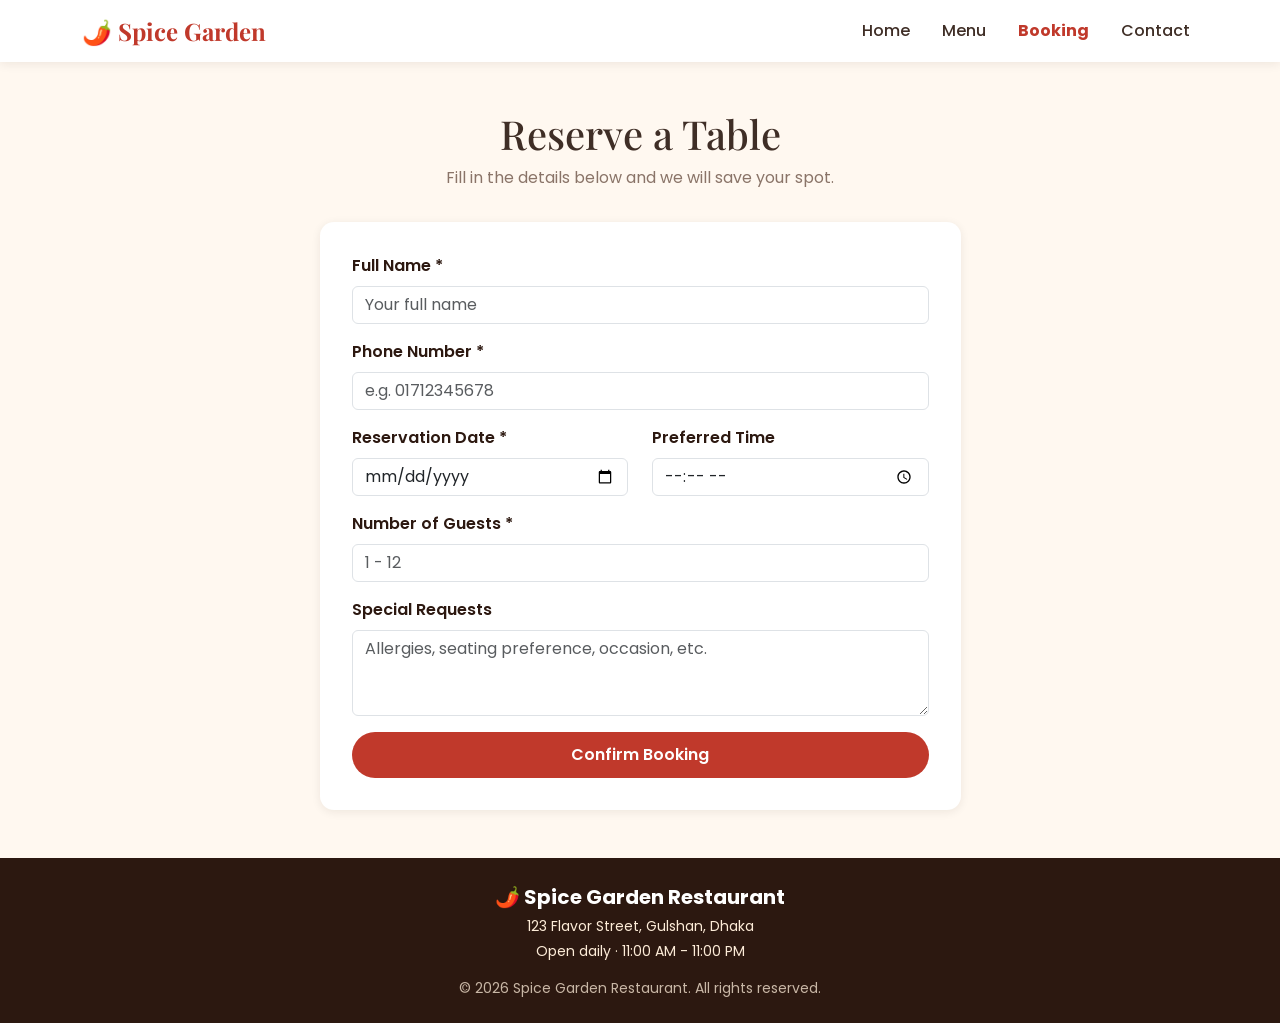
<file: booking.html>
<!DOCTYPE html>
<html lang="en">
<head>
<meta charset="UTF-8">
<meta name="viewport" content="width=device-width, initial-scale=1.0">
<title>Spice Garden Restaurant | Booking</title>
<link rel="preconnect" href="https://fonts.googleapis.com">
<link href="https://fonts.googleapis.com/css2?family=Poppins:wght@400;500;600;700;800&family=Playfair+Display:wght@600;700;800&display=swap" rel="stylesheet">
<link href="https://cdn.jsdelivr.net/npm/bootstrap@5.3.3/dist/css/bootstrap.min.css" rel="stylesheet">
<link href="css/style.css" rel="stylesheet">
</head>
<body>

<nav class="navbar navbar-expand-lg navbar-light bg-white sticky-top">
  <div class="container">
    <a class="navbar-brand" href="index.html">🌶️ Spice Garden</a>
    <button class="navbar-toggler" type="button" data-bs-toggle="collapse" data-bs-target="#navMenu">
      <span class="navbar-toggler-icon"></span>
    </button>
    <div class="collapse navbar-collapse" id="navMenu">
      <ul class="navbar-nav ms-auto gap-lg-3">
        <li class="nav-item"><a class="nav-link" href="index.html">Home</a></li>
        <li class="nav-item"><a class="nav-link" href="menu.html">Menu</a></li>
        <li class="nav-item"><a class="nav-link active" href="booking.html">Booking</a></li>
        <li class="nav-item"><a class="nav-link" href="contact.html">Contact</a></li>
      </ul>
    </div>
  </div>
</nav>

<div class="page-header">
  <h1>Reserve a Table</h1>
  <p>Fill in the details below and we will save your spot.</p>
</div>

<div class="container pb-5">
  <div class="row justify-content-center">
    <div class="col-lg-7">
      <div class="form-card">
        <form id="bookingForm" novalidate>

          <div class="mb-3">
            <label for="name" class="form-label">Full Name *</label>
            <input type="text" class="form-control" id="name" placeholder="Your full name">
            <div class="invalid-feedback" id="nameError"></div>
          </div>

          <div class="mb-3">
            <label for="phone" class="form-label">Phone Number *</label>
            <input type="tel" class="form-control" id="phone" placeholder="e.g. 01712345678" maxlength="11">
            <div class="invalid-feedback" id="phoneError"></div>
          </div>

          <div class="row">
            <div class="col-md-6 mb-3">
              <label for="date" class="form-label">Reservation Date *</label>
              <input type="date" class="form-control" id="date">
              <div class="invalid-feedback" id="dateError"></div>
            </div>
            <div class="col-md-6 mb-3">
              <label for="time" class="form-label">Preferred Time</label>
              <input type="time" class="form-control" id="time">
            </div>
          </div>

          <div class="mb-3">
            <label for="guests" class="form-label">Number of Guests *</label>
            <input type="number" class="form-control" id="guests" placeholder="1 - 12" min="1" max="12">
            <div class="invalid-feedback" id="guestsError"></div>
          </div>

          <div class="mb-3">
            <label for="notes" class="form-label">Special Requests</label>
            <textarea class="form-control" id="notes" rows="3" placeholder="Allergies, seating preference, occasion, etc."></textarea>
          </div>

          <button type="submit" class="btn btn-brand w-100">Confirm Booking</button>

          <div class="alert alert-success mt-3 d-none" id="successMessage" role="alert"></div>

        </form>
      </div>
    </div>
  </div>
</div>

<footer class="py-4">
  <div class="container text-center">
    <p class="fw-bold fs-5 text-white mb-1">🌶️ Spice Garden Restaurant</p>
    <p class="small mb-1">123 Flavor Street, Gulshan, Dhaka</p>
    <p class="small mb-3">Open daily · 11:00 AM - 11:00 PM</p>
    <p class="small opacity-75 mb-0">&copy; <span id="year"></span> Spice Garden Restaurant. All rights reserved.</p>
  </div>
</footer>

<script src="https://cdn.jsdelivr.net/npm/bootstrap@5.3.3/dist/js/bootstrap.bundle.min.js"></script>
<script src="js/booking.js"></script>
<script src="js/main.js"></script>
</body>
</html>
</file>
<file: css/style.css>
:root {
  --brand-primary: #c0392b;
  --brand-primary-dark: #922b21;
  --brand-accent: #e67e22;
  --brand-cream: #fff8f0;
  --brand-cream-dark: #fdecd8;
  --brand-dark: #2c1810;
}

body {
  font-family: 'Poppins', sans-serif;
  background-color: var(--brand-cream);
  color: #3f2e26;
}

h1, h2, h3, h4, .navbar-brand {
  font-family: 'Playfair Display', serif;
}

.navbar-brand {
  font-weight: 700;
  color: var(--brand-primary) !important;
  font-size: 1.5rem;
}

.navbar {
  box-shadow: 0 2px 10px rgba(44, 24, 16, 0.08);
}

.nav-link {
  font-weight: 500;
  color: #3f2e26 !important;
}

.nav-link.active {
  color: var(--brand-primary) !important;
  font-weight: 700;
}

.btn-brand {
  background-color: var(--brand-primary);
  color: #fff;
  border: none;
  font-weight: 600;
  border-radius: 50px;
  padding: 0.7rem 1.8rem;
  transition: all 0.2s ease;
}

.btn-brand:hover {
  background-color: var(--brand-primary-dark);
  color: #fff;
  transform: translateY(-2px);
}

.btn-outline-brand {
  border: 2px solid #fff;
  color: #fff;
  font-weight: 600;
  border-radius: 50px;
  padding: 0.65rem 1.8rem;
  transition: all 0.2s ease;
}

.btn-outline-brand:hover {
  background-color: #fff;
  color: var(--brand-primary);
  transform: translateY(-2px);
}

.hero-section {
  position: relative;
  background: linear-gradient(135deg, rgba(192,57,43,0.92) 0%, rgba(146,43,33,0.92) 100%), url('https://loremflickr.com/1600/700/restaurant,dining') center/cover no-repeat;
  color: #fff;
  padding: 6rem 1.5rem;
  text-align: center;
}

.hero-section h1 {
  font-weight: 800;
  font-size: 3rem;
}

.hero-eyebrow {
  text-transform: uppercase;
  letter-spacing: 0.15em;
  font-size: 0.85rem;
  opacity: 0.9;
}

.highlight-card {
  background-color: #fff;
  border-radius: 14px;
  padding: 2rem 1.5rem;
  text-align: center;
  box-shadow: 0 4px 14px rgba(44,24,16,0.08);
  transition: transform 0.2s ease;
  height: 100%;
}

.highlight-card:hover {
  transform: translateY(-6px);
}

.highlight-icon {
  font-size: 2.2rem;
  display: block;
  margin-bottom: 1rem;
}

.cta-banner {
  background-color: var(--brand-cream-dark);
  padding: 4rem 1.5rem;
  text-align: center;
}

.page-header {
  text-align: center;
  padding: 3rem 1.5rem 1rem;
}

.page-header p {
  color: #8a7468;
}

.filter-card {
  background-color: #fff;
  border-radius: 14px;
  padding: 1.5rem;
  box-shadow: 0 2px 10px rgba(44,24,16,0.08);
  margin-bottom: 2.5rem;
}

.filter-chip {
  border: 1px solid #e6d5c8;
  background-color: #fff;
  color: #3f2e26;
  font-size: 0.85rem;
  font-weight: 500;
  border-radius: 50px;
  padding: 0.4rem 1.1rem;
  margin: 0.2rem;
  transition: all 0.2s ease;
}

.filter-chip.active,
.filter-chip:hover {
  background-color: var(--brand-primary);
  border-color: var(--brand-primary);
  color: #fff;
}

.veg-toggle-btn {
  border: 1px solid #e6d5c8;
  background-color: #fff;
  color: #3f2e26;
  font-size: 0.85rem;
  font-weight: 500;
  border-radius: 8px;
  padding: 0.4rem 1.1rem;
  margin: 0.2rem;
}

.veg-toggle-btn.active {
  background-color: var(--brand-accent);
  border-color: var(--brand-accent);
  color: #fff;
}

.menu-card {
  background-color: #fff;
  border-radius: 14px;
  overflow: hidden;
  box-shadow: 0 2px 10px rgba(44,24,16,0.08);
  height: 100%;
  transition: transform 0.2s ease, box-shadow 0.2s ease;
  position: relative;
}

.menu-card:hover {
  transform: translateY(-5px);
  box-shadow: 0 10px 24px rgba(44,24,16,0.14);
}

.menu-card.unavailable img {
  filter: grayscale(60%);
  opacity: 0.7;
}

.menu-card img {
  height: 180px;
  object-fit: cover;
  width: 100%;
}

.unavailable-badge {
  position: absolute;
  top: 12px;
  right: 12px;
  background-color: #e74c3c;
  color: #fff;
  font-size: 0.65rem;
  font-weight: 700;
  text-transform: uppercase;
  letter-spacing: 0.05em;
  padding: 0.3rem 0.6rem;
  border-radius: 50px;
}

.veg-dot {
  display: inline-block;
  width: 10px;
  height: 10px;
  border-radius: 50%;
}

.veg-indicator {
  width: 20px;
  height: 20px;
  border: 2px solid;
  border-radius: 3px;
  display: inline-flex;
  align-items: center;
  justify-content: center;
}

.veg-indicator.veg {
  border-color: #27ae60;
}

.veg-indicator.veg .veg-dot {
  background-color: #27ae60;
}

.veg-indicator.non-veg {
  border-color: #e74c3c;
}

.veg-indicator.non-veg .veg-dot {
  background-color: #e74c3c;
}

.menu-card-price {
  font-weight: 700;
  color: var(--brand-primary-dark);
  font-size: 1.15rem;
}

.form-card {
  background-color: #fff;
  border-radius: 14px;
  padding: 2rem;
  box-shadow: 0 2px 10px rgba(44,24,16,0.08);
}

.form-label {
  font-weight: 600;
  color: var(--brand-dark);
}

.form-control:focus {
  border-color: var(--brand-primary);
  box-shadow: 0 0 0 0.2rem rgba(192,57,43,0.15);
}

.contact-info-card {
  background-color: var(--brand-cream-dark);
  border-radius: 14px;
  padding: 2rem;
  height: 100%;
}

footer {
  background-color: var(--brand-dark);
  color: #fdecd8;
}

footer a {
  color: #fdecd8;
}

.empty-state {
  text-align: center;
  padding: 3rem 1rem;
  color: #8a7468;
}
</file>
